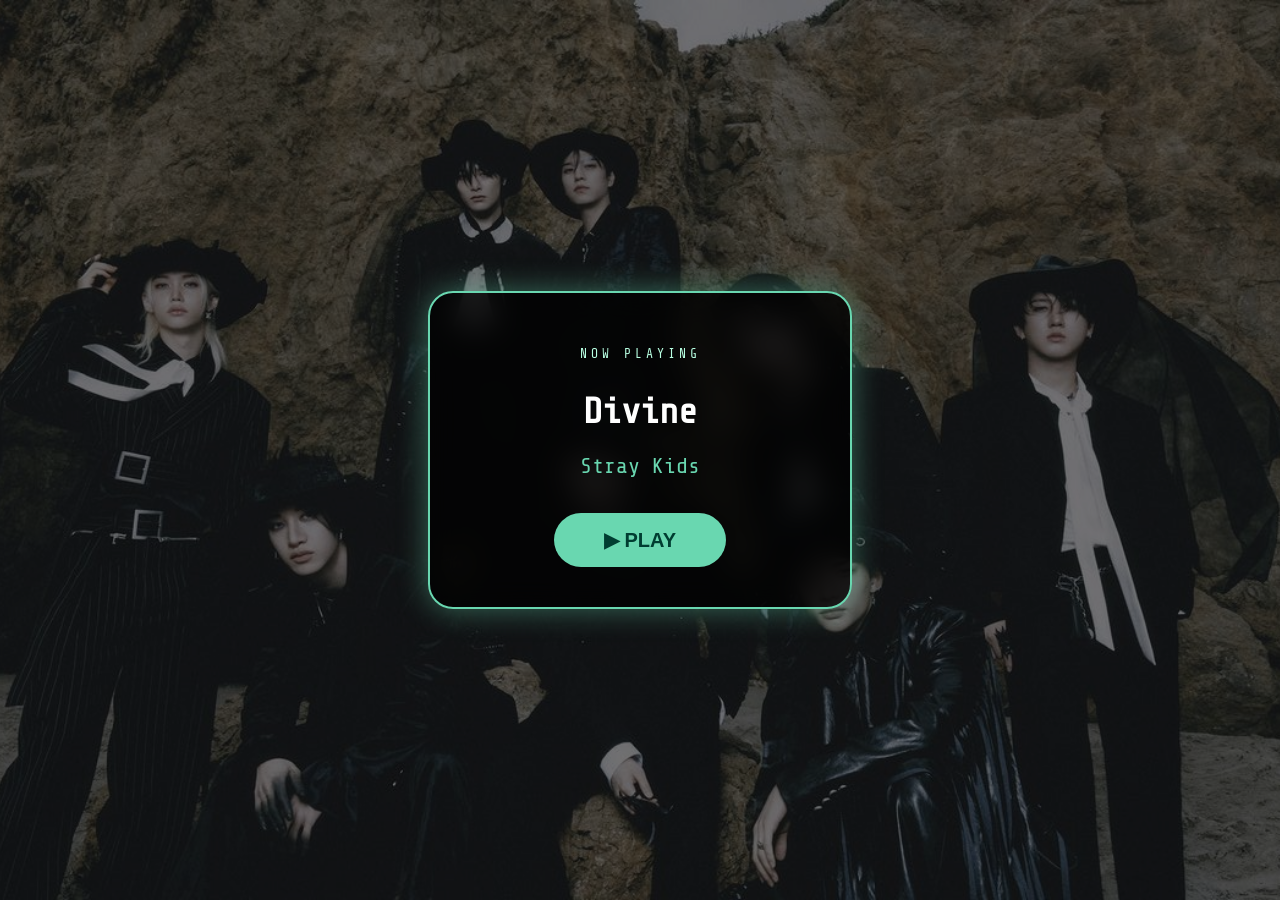
<file: index.html>
<!DOCTYPE html>
<html lang="en">

<head>

    <meta charset="UTF-8">
    <meta name="viewport" content="width=device-width, initial-scale=1.0">

    <title>STAY Authentication</title>

    <link rel="preconnect" href="https://fonts.googleapis.com">
    <link rel="preconnect" href="https://fonts.gstatic.com" crossorigin>

    <link href="https://fonts.googleapis.com/css2?family=Poppins:wght@300;400;600&family=Share+Tech+Mono&display=swap" rel="stylesheet">

    <link rel="stylesheet" href="Page3.css">

</head>

<body class="terminal-page">

    <!-- Background Music -->
    <audio id="bgMusic">
        <source src="song3.mp3" type="audio/mpeg">
        Your browser does not support the audio element.
    </audio>

    <!-- Intro Music Player -->
    <div id="introScreen">

        <div class="music-player">

            <p class="nowPlaying">NOW PLAYING</p>

            <h2>Divine</h2>

            <h3>Stray Kids</h3>

            <button id="playButton" onclick="startExperience()">
                ▶ PLAY
            </button>

        </div>

    </div>

    <!-- Terminal -->
    <div class="terminal-overlay hidden" id="terminalContent">

        <div class="terminal">

            <h1>STRAY KIDS DATABASE</h1>

            <h2>ACCESS LEVEL : DENIED</h2>

            <p class="intro">
                Authentication Required.<br>
                Only a true STAY can continue.
            </p>

            <div class="hint">
                <p>🔒 The authentication code contains <strong>8 letters</strong>.</p>
                <p>💚 Every letter belongs to someone special.</p>
                <p>⭐ The oldest member comes first.</p>
            </div>

            <input
                type="text"
                id="password"
                maxlength="8"
                placeholder="AUTHENTICATION CODE">

            <button onclick="checkPassword()">
                VERIFY
            </button>

            <p id="message"></p>

            <div id="loading">

                <p id="loadingText">Connecting to JYPE Servers...</p>

                <div class="progress">
                    <div id="bar"></div>
                </div>

            </div>

        </div>

    </div>

<script>

function startExperience() {

    const music = document.getElementById("bgMusic");

    music.play();

    document.getElementById("introScreen").style.display = "none";

    document.getElementById("terminalContent").classList.remove("hidden");

}

function checkPassword() {

    const answer = document.getElementById("password").value.toUpperCase();

    const message = document.getElementById("message");

    if (answer === "BLCHHFSI") {

        message.innerHTML = "✔ ACCESS GRANTED";

        message.style.color = "#8BFFD1";

        document.getElementById("loading").style.display = "block";

        const bar = document.getElementById("bar");

        const loadingText = document.getElementById("loadingText");

        let width = 0;

        const interval = setInterval(function () {

            width++;

            bar.style.width = width + "%";

            if (width === 25) {

                loadingText.innerHTML = "Connecting to JYPE Servers...";

            }

            if (width === 50) {

                loadingText.innerHTML = "Scanning STAY Membership...";

            }

            if (width === 75) {

                loadingText.innerHTML = "Verifying Authentication...";

            }

            if (width === 100) {

                loadingText.innerHTML = "Access Granted ✔";

                clearInterval(interval);

                setTimeout(function () {

                    window.location.href = "page4.html";

                }, 1500);

            }

        }, 30);

    }

    else {

        message.innerHTML =
        "❌ ACCESS DENIED<br><br>Hint: Use the first letter of each member's stage name in debut order.";

        message.style.color = "#ff8f8f";

    }

}

</script>

</body>

</html>
</file>
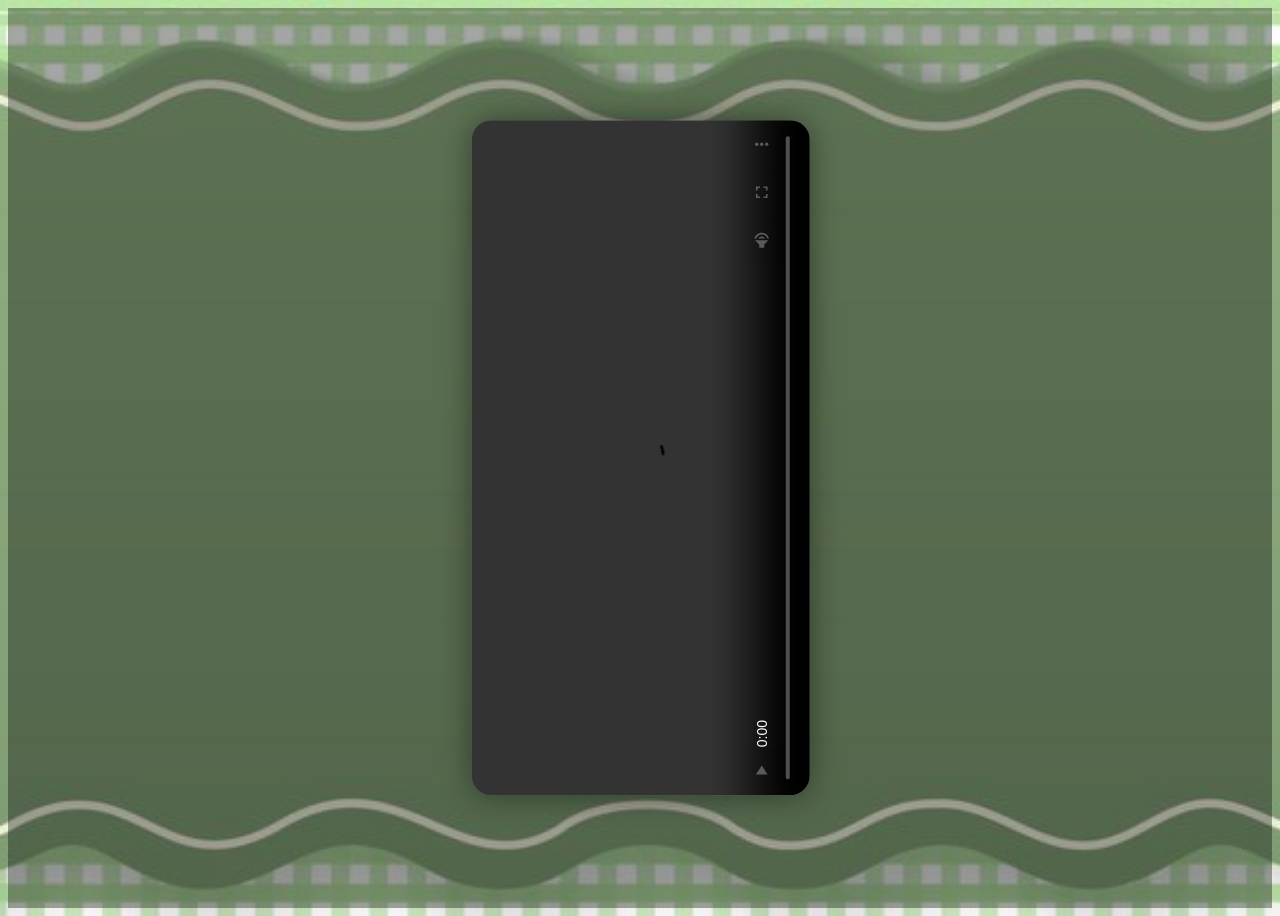
<file: page4.html>
<!DOCTYPE html>
<html lang="en">
<head>
    <meta charset="UTF-8">
    <meta name="viewport" content="width=device-width, initial-scale=1.0">
    <title>Birthday Video</title>

    <link rel="stylesheet" href="page4.css">
</head>

<body class="video-page">

    <div class="video-overlay">
        <div class="video-container">

            <video id="birthdayVideo" controls autoplay>
                <source src="birthday.mp4" type="video/mp4">
                Your browser does not support the video tag.
            </video>

        </div>
    </div>

    <script>
        const video = document.getElementById("birthdayVideo");

        video.onended = function () {
            window.location.href = "page5.html";
        };
    </script>

</body>
</html>
</file>
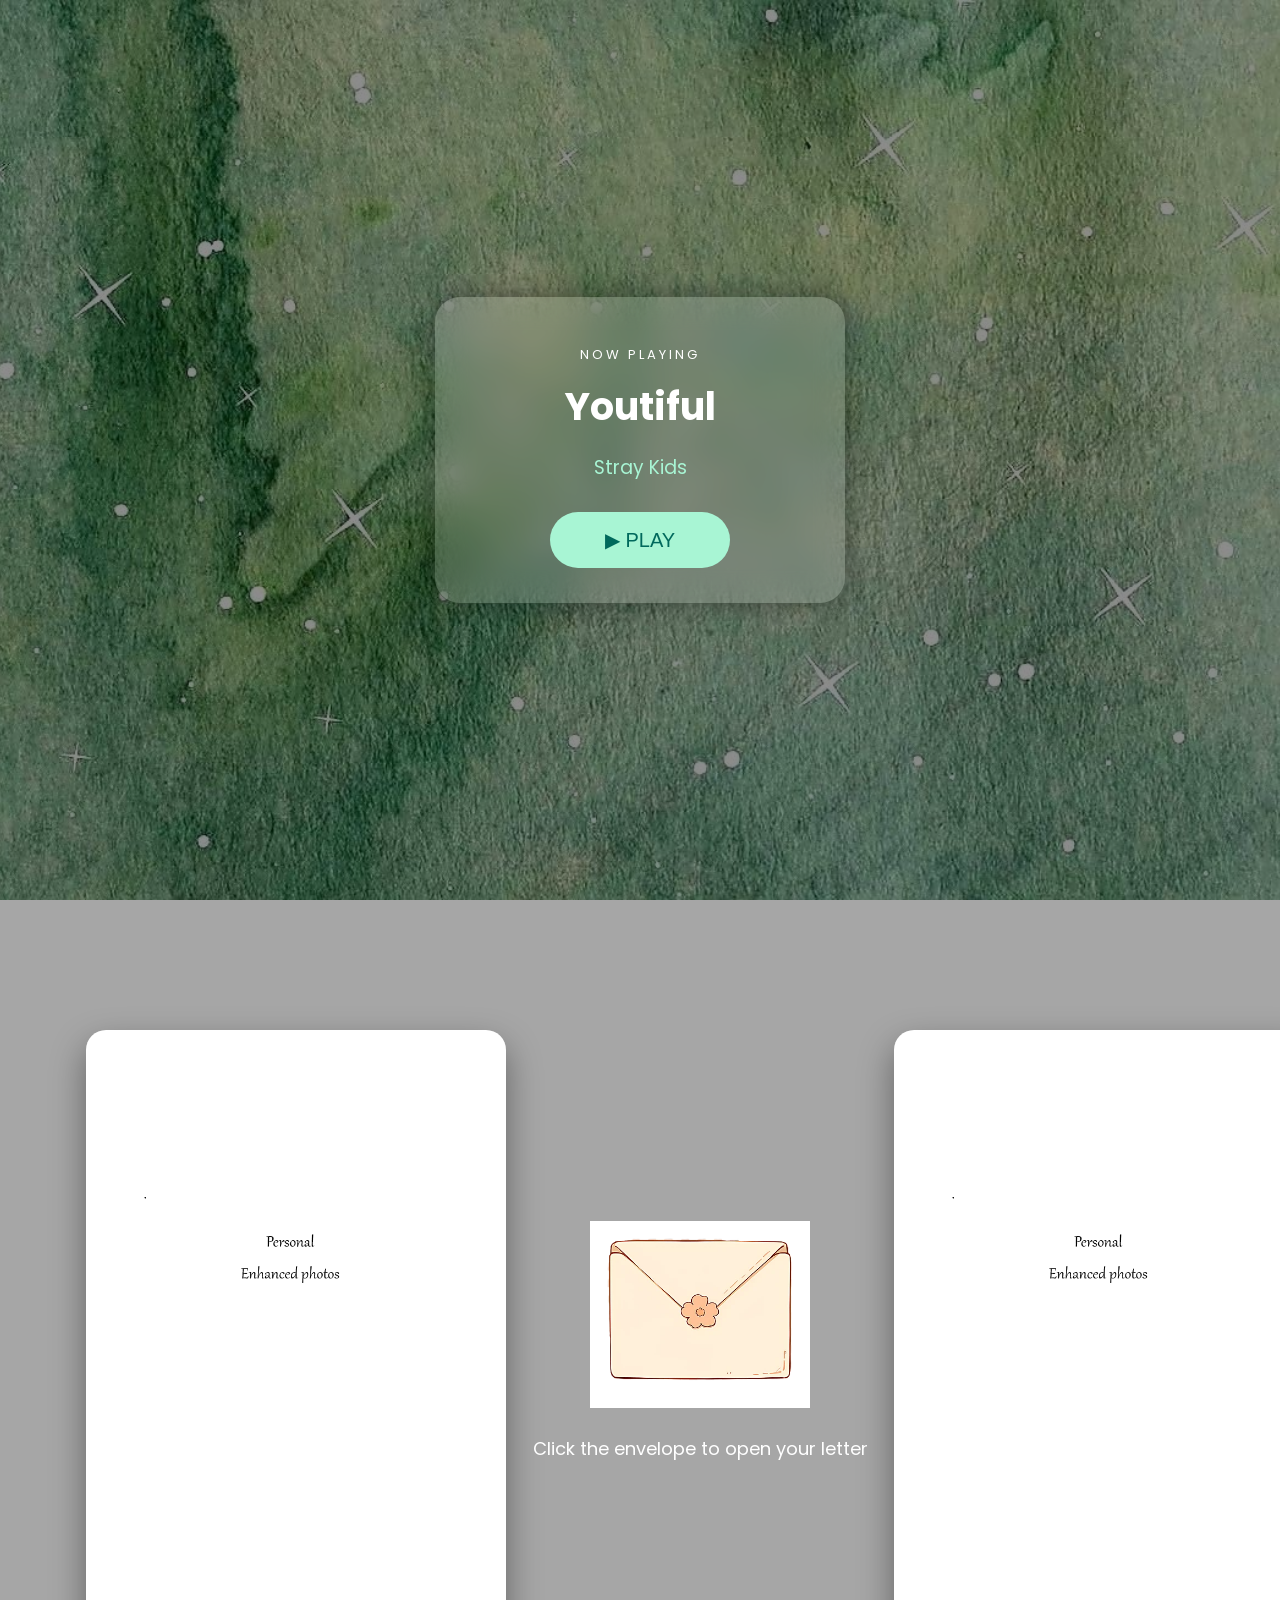
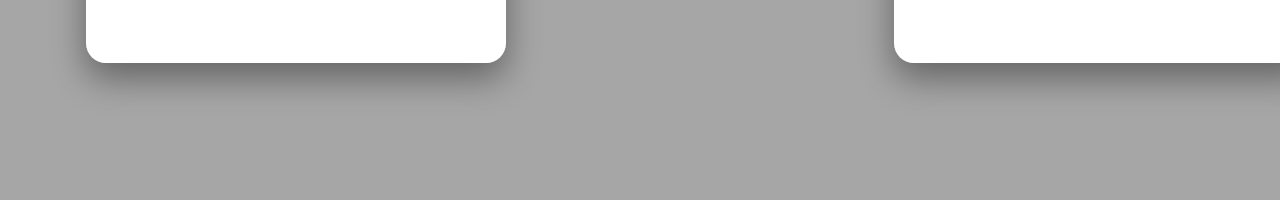
<file: page5.html>
<!DOCTYPE html>
<html lang="en">

<head>

    <meta charset="UTF-8">
    <meta name="viewport" content="width=device-width, initial-scale=1.0">

    <title>A Little Thing </title>

    <link rel="preconnect" href="https://fonts.googleapis.com">
    <link rel="preconnect" href="https://fonts.gstatic.com" crossorigin>

    <link href="https://fonts.googleapis.com/css2?family=Great+Vibes&family=Poppins:wght@300;500;700&display=swap" rel="stylesheet">

    <link rel="stylesheet" href="page5.css">

</head>

<body class="letter-page">

    <!-- Background Music -->
    <audio id="bgMusic">
        <source src="song5.mp3" type="audio/mpeg">
        Your browser does not support the audio element.
    </audio>

    <!-- Intro Music Player -->
    <div id="introScreen">

        <div class="music-player">

            <p class="nowPlaying">NOW PLAYING</p>

            <h2>Youtiful</h2>

            <h3>Stray Kids</h3>

            <button id="playButton" onclick="startExperience()">
                ▶ PLAY
            </button>

        </div>

    </div>

    <!-- Main Content -->
    <div class="letter-overlay hidden" id="mainContent">

        <!-- Left Photo -->
        <div class="picture left">
            <img src="leftphoto.jpg" alt="Left Photo">
        </div>

        <!-- Centre -->
        <div class="center">

            <img
                src="envelope.png"
                id="envelope"
                alt="Envelope"
                onclick="openLetter()">

            <p class="clickText">
                Click the envelope to open your letter 
            </p>

        </div>

        <!-- Right Photo -->
        <div class="picture right">
            <img src="rightphoto.jpg" alt="Right Photo">
        </div>

    </div>

       <!-- Letter Popup -->

    <div id="letterPopup">

        <div class="popup-content">

            <span
                class="close"
                onclick="closeLetter()">

                &times;

            </span>

            <img
                src="letter.png"
                alt="Birthday Letter">

        </div>

    </div>

<script>

function startExperience(){

    const music =
    document.getElementById("bgMusic");

    music.play();

    document.getElementById("introScreen").style.display="none";

    document.getElementById("mainContent").classList.remove("hidden");

}

function openLetter(){

    document.getElementById("letterPopup").style.display="flex";

    const arrow =
    document.getElementById("nextArrow");

    arrow.style.opacity="1";

    arrow.style.pointerEvents="auto";

}

function closeLetter(){

    document.getElementById("letterPopup").style.display="none";

}

</script>

</body>

</html>
</file>
<file: Page3.css>
/*=============================
        PAGE 3
=============================*/

/* Hide Elements */

.hidden{

    display:none !important;

}

/*=============================
      PAGE BACKGROUND
=============================*/

.terminal-page{

    margin:0;

    padding:0;

    width:100%;

    height:100vh;

    background:url("Background3.jpg");

    background-size:cover;

    background-position:center;

    background-repeat:no-repeat;

    overflow:hidden;

    font-family:'Share Tech Mono', monospace;

}

/*=============================
      MUSIC INTRO
=============================*/

#introScreen{

    position:fixed;

    top:0;

    left:0;

    width:100%;

    height:100vh;

    display:flex;

    justify-content:center;

    align-items:center;

    background:rgba(0,0,0,.55);

    z-index:9999;

}

.music-player{

    width:340px;

    padding:40px;

    text-align:center;

    background:rgba(0,0,0,.75);

    backdrop-filter:blur(15px);

    border:2px solid #69D7B0;

    border-radius:25px;

    box-shadow:0 0 30px rgba(105,215,176,.45);

}

.nowPlaying{

    color:#B8FFE2;

    font-size:13px;

    letter-spacing:4px;

    margin-bottom:20px;

}

.music-player h2{

    color:#FFFFFF;

    font-size:36px;

    margin-bottom:12px;

}

.music-player h3{

    color:#69D7B0;

    font-size:22px;

    font-weight:400;

    margin-bottom:35px;

}

#playButton{

    padding:15px 50px;

    border:none;

    border-radius:50px;

    background:#69D7B0;

    color:#003d31;

    font-size:20px;

    font-weight:bold;

    cursor:pointer;

    transition:.3s;

}

#playButton:hover{

    transform:scale(1.08);

    background:#A8F5D4;

}

/*=============================
      TERMINAL
=============================*/

.terminal-overlay{

    width:100%;

    height:100vh;

    background:rgba(0,0,0,.70);

    display:flex;

    justify-content:center;

    align-items:center;

}

.terminal{

    width:750px;

    padding:45px;

    background:rgba(0,0,0,.55);

    backdrop-filter:blur(12px);

    border:2px solid #69D7B0;

    border-radius:20px;

    box-shadow:0 0 40px rgba(105,215,176,.8);

    color:#B8FFE2;

    text-align:center;

}

.terminal h1{

    font-size:40px;

    margin-bottom:10px;

    text-shadow:0 0 15px #69D7B0;

}

.terminal h2{

    color:#ff9c9c;

    margin-bottom:25px;

}

.intro{

    font-size:18px;

    line-height:1.8;

    margin-bottom:30px;

}

.hint{

    text-align:left;

    margin-bottom:30px;

    line-height:2;

}

#password{

    width:100%;

    padding:18px;

    background:#111;

    color:#69D7B0;

    border:2px solid #69D7B0;

    border-radius:10px;

    outline:none;

    font-size:22px;

    text-align:center;

    letter-spacing:6px;

    margin-bottom:25px;

}

#password::placeholder{

    color:#6ab89a;

}

.terminal button{

    padding:15px 40px;

    border:none;

    border-radius:50px;

    background:#69D7B0;

    color:#003d31;

    font-size:18px;

    font-weight:bold;

    cursor:pointer;

    transition:.3s;

}

.terminal button:hover{

    transform:scale(1.05);

    background:#A8F5D4;

}

#message{

    margin-top:30px;

    font-size:22px;

    min-height:60px;

}

#loading{

    display:none;

    margin-top:35px;

}

.progress{

    width:100%;

    height:20px;

    background:#222;

    border-radius:50px;

    overflow:hidden;

    margin-top:15px;

}

#bar{

    width:0;

    height:100%;

    background:#69D7B0;

    transition:width .03s linear;

}
</file>
<file: page4.css>
/*==========================
        PAGE 3
==========================*/

.video-page{

    background:url("background4.jpg");

    background-size:cover;

    background-position:center;

    background-repeat:no-repeat;

}

.video-overlay{

    width:100%;

    height:100vh;

    display:flex;

    justify-content:center;

    align-items:center;

    background:rgba(0,0,0,.35);

}

.video-container{

    display:flex;

    justify-content:center;

    align-items:center;

}

.video-container video{

    width:75vh;

    height:auto;

    border-radius:20px;

    transform:rotate(-90deg);

    box-shadow:0 0 30px rgba(0,0,0,.45);

}
</file>
<file: page5.css>
/*==========================
        PAGE 5
==========================*/

.letter-page{

    margin:0;
    width:100%;
    height:100vh;

    background:url("background5.jpg");
    background-size:cover;
    background-position:center;
    background-repeat:no-repeat;

    overflow:hidden;

    font-family:'Poppins', sans-serif;
}

/*==========================
      INTRO SCREEN
==========================*/

#introScreen{

    width:100%;
    height:100vh;

    display:flex;
    justify-content:center;
    align-items:center;

    background:rgba(0,0,0,.45);

}

.music-player{

    width:340px;

    padding:35px;

    text-align:center;

    background:rgba(255,255,255,.15);

    backdrop-filter:blur(15px);

    border-radius:25px;

    box-shadow:0 0 30px rgba(0,0,0,.4);

}

.nowPlaying{

    color:white;
    letter-spacing:3px;
    font-size:13px;

}

.music-player h2{

    color:white;
    font-size:38px;
    margin:10px 0;

}

.music-player h3{

    color:#A8F5D4;
    font-weight:400;
    margin-bottom:30px;

}

#playButton{

    padding:16px 55px;

    border:none;

    border-radius:50px;

    background:#A8F5D4;

    color:#00695C;

    font-size:20px;

    cursor:pointer;

    transition:.3s;

}

#playButton:hover{

    transform:scale(1.08);

}

/*==========================
      MAIN PAGE
==========================*/

.hidden{

    display:none;

}

.letter-overlay{

    width:100%;
    height:100vh;

    display:flex;

    justify-content:space-evenly;

    align-items:center;

    background:rgba(0,0,0,.35);

    padding:0 60px;

}

/* Pictures */

.picture{

    opacity:0;

}

.left{

    animation:slideLeft 1.5s forwards;

}

.right{

    animation:slideRight 1.5s forwards;

}

.picture img{

    width:420px;

    border-radius:20px;

    box-shadow:0 15px 35px rgba(0,0,0,.4);

}

/* Centre */

.center{

    text-align:center;

}

/* Envelope */

#envelope{

    width:220px;

    opacity:0;

    cursor:pointer;

    animation:
        fadeEnvelope 2s forwards,
        float 3s ease-in-out infinite;

    animation-delay:
        1.5s,
        3.5s;

    transition:.3s;

}

#envelope:hover{

    transform:scale(1.08);

}

.clickText{

    color:white;

    margin-top:20px;

    font-size:18px;

    opacity:0;

    animation:fadeEnvelope 2s forwards;

    animation-delay:1.8s;

}

/*==========================
      LETTER POPUP
==========================*/

#letterPopup{

    position:fixed;

    top:0;
    left:0;

    width:100%;
    height:100%;

    display:none;

    justify-content:center;

    align-items:center;

    background:rgba(0,0,0,.85);

}

.popup-content{

    position:relative;

}

/* Letter */

.popup-content img{

    width:650px;

    max-width:90%;

    border-radius:15px;

    box-shadow:0 0 40px rgba(255,255,255,.2);

    transform:translateY(300px) scale(.5);

    opacity:0;

    animation:pullLetter 1.5s ease forwards;

}

.close{

    position:absolute;

    top:-20px;
    right:-20px;

    width:40px;
    height:40px;

    border-radius:50%;

    background:white;

    color:black;

    text-align:center;

    line-height:40px;

    font-size:28px;

    cursor:pointer;

}

/*==========================
      ANIMATIONS
==========================*/

@keyframes slideLeft{

    from{

        transform:translateX(350px);

        opacity:0;

    }

    to{

        transform:translateX(0);

        opacity:1;

    }

}

@keyframes slideRight{

    from{

        transform:translateX(-350px);

        opacity:0;

    }

    to{

        transform:translateX(0);

        opacity:1;

    }

}

@keyframes fadeEnvelope{

    from{

        opacity:0;

        transform:translateY(40px);

    }

    to{

        opacity:1;

        transform:translateY(0);

    }

}

@keyframes float{

    0%{

        transform:translateY(0);

    }

    50%{

        transform:translateY(-10px);

    }

    100%{

        transform:translateY(0);

    }

}

@keyframes pullLetter{

    0%{

        transform:translateY(350px) scale(.45);

        opacity:0;

    }

    30%{

        transform:translateY(180px) scale(.6);

        opacity:1;

    }

    60%{

        transform:translateY(40px) scale(.8);

    }

    100%{

        transform:translateY(0) scale(1);

        opacity:1;

    }

}

/*==========================
      NEXT PAGE ARROW
==========================*/

#nextArrow{

    position:fixed;

    bottom:35px;

    right:35px;

    width:75px;

    height:75px;

    border-radius:50%;

    background:#A8F5D4;

    color:#00695C;

    text-decoration:none;

    font-size:42px;

    font-weight:bold;

    display:flex;

    justify-content:center;

    align-items:center;

    box-shadow:0 10px 25px rgba(0,0,0,.35);

    transition:.3s;

    opacity:0;

    pointer-events:none;

    animation:bounce 1.5s infinite;

}

#nextArrow:hover{

    transform:scale(1.15);

    background:white;

}

@keyframes bounce{

    0%{

        transform:translateX(0);

    }

    50%{

        transform:translateX(10px);

    }

    100%{

        transform:translateX(0);

    }

}
</file>
